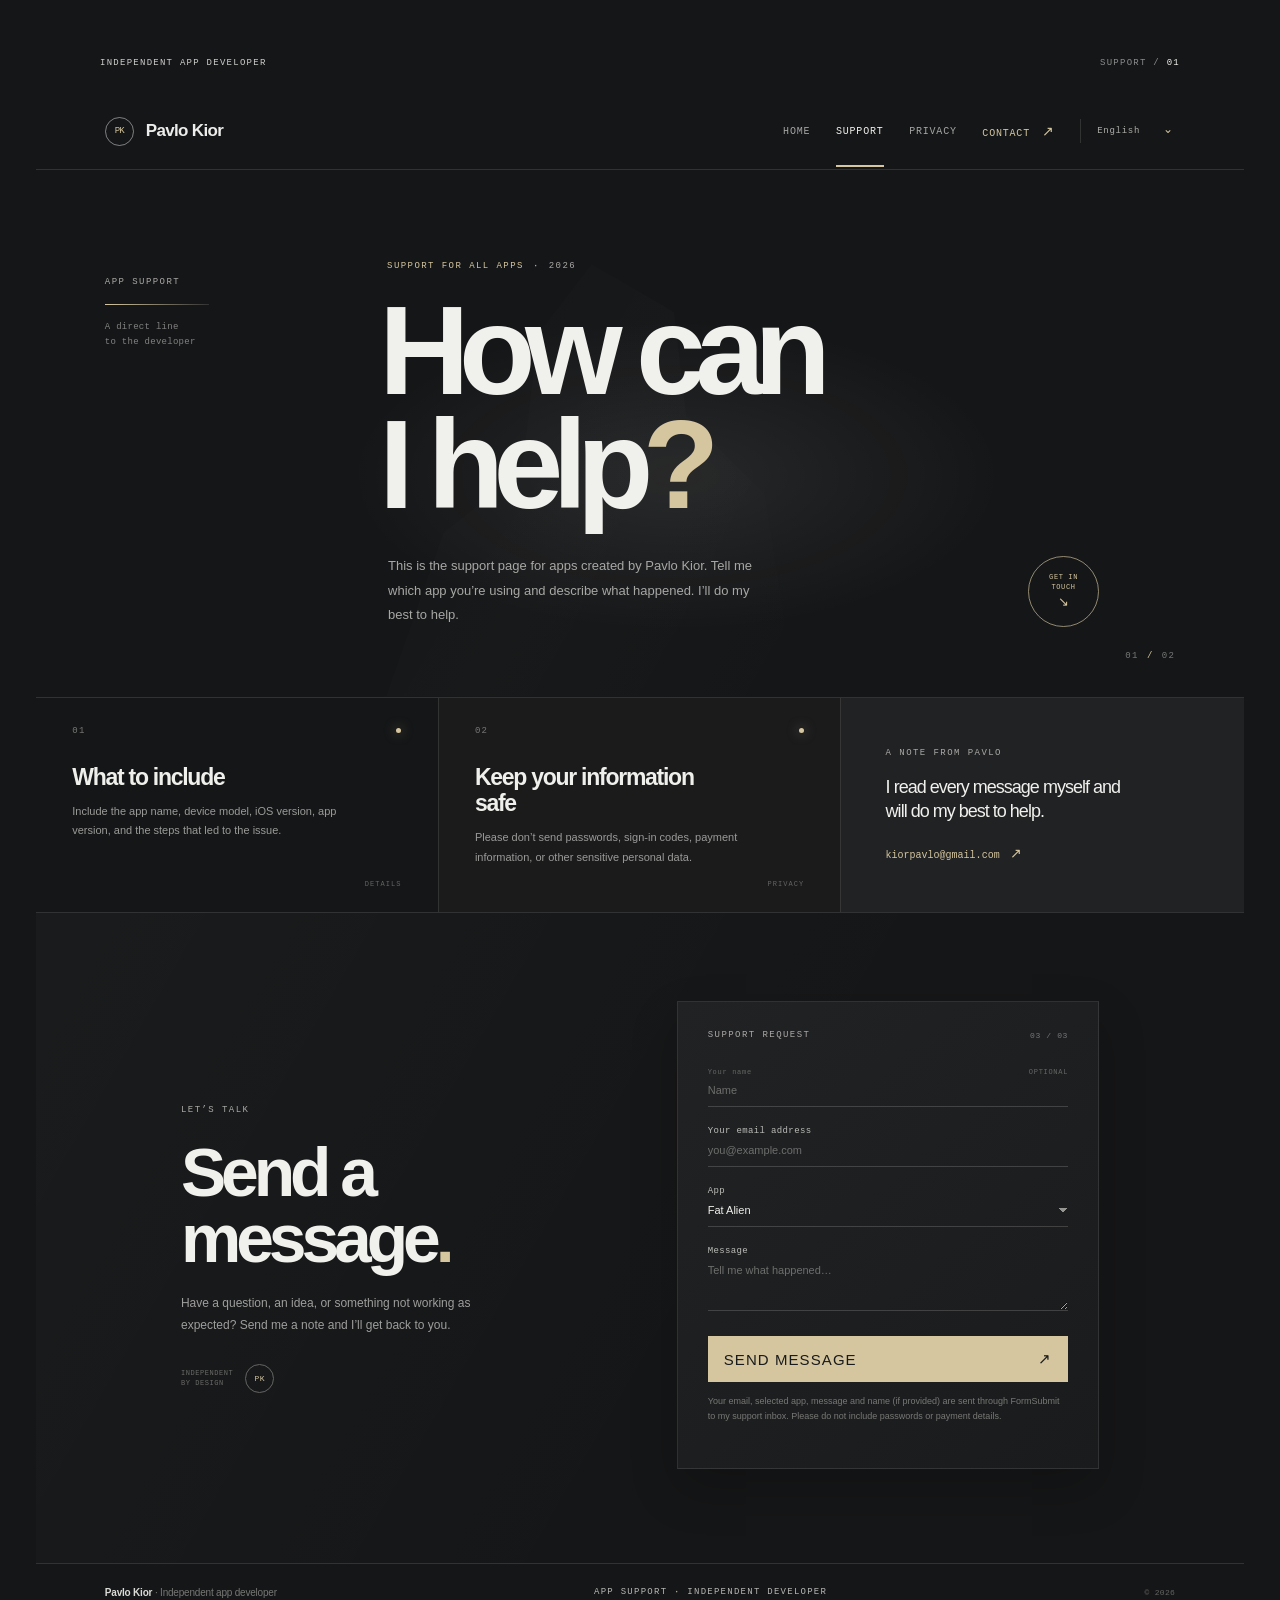
<file: index.html>
<!doctype html>
<html lang="en">
  <head>
    <meta charset="utf-8" />
    <meta name="viewport" content="width=device-width, initial-scale=1" />
    <meta name="theme-color" content="#171819" />
    <link rel="icon" type="image/svg+xml" href="favicon.svg?v=20261103-1" />
    <meta name="description" content="Support for apps by Pavlo Kior. Get in touch by email and find out what to include in your message." />
    <title>Pavlo Kior · App Support</title>
    <link rel="stylesheet" href="styles.css?v=20261105-clean-nav" />
  </head>
  <body>
    <div class="ambient ambient-one" aria-hidden="true"></div>
    <div class="ambient ambient-two" aria-hidden="true"></div>

    <div class="site-shell">
      <div class="folio-heading" aria-label="Pavlo Kior app support">
        <span class="folio-kicker" data-i18n="developerLabel">INDEPENDENT APP DEVELOPER</span>
        <p>SUPPORT / <span>01</span></p>
      </div>

      <main class="site-frame">
        <header class="topbar">
          <a class="brand" href="index.html" aria-label="Pavlo Kior home">
            <span class="brand-mark">PK</span>
            <span class="brand-name">Pavlo Kior</span>
          </a>
          <nav class="main-nav" aria-label="Main navigation">
            <a href="apps.html" data-i18n="navApps">Home</a>
            <a class="active" href="index.html" aria-current="page" data-i18n="navSupport">Support</a>
            <a href="privacy.html" data-i18n="navPrivacy">Privacy</a>
            <a class="nav-contact" href="index.html#contact"><span data-i18n="navContact">Contact</span> <span aria-hidden="true">↗</span></a>
            <label class="language-select"><span class="sr-only">Language</span><select id="language" aria-label="Language"><option value="en">English</option><option value="ru">Русский</option><option value="uk">Українська</option><option value="lt">Lietuvių</option><option value="pl">Polski</option><option value="de">Deutsch</option><option value="es">Español</option></select></label>
          </nav>
          <button class="menu-toggle" type="button" aria-label="Open navigation" aria-expanded="false">
            <span></span><span></span>
          </button>
        </header>

        <section class="hero" aria-labelledby="page-title">
          <div class="hero-aside">
            <span class="eyebrow">APP SUPPORT</span>
            <div class="aside-rule"></div>
            <span class="aside-note" data-i18n-html="asideNote">A direct line<br />to the developer</span>
          </div>
          <div class="hero-content">
            <p class="eyebrow hero-overline"><span class="overline-text" data-i18n="overline">SUPPORT FOR ALL APPS</span><span>·</span> 2026</p>
            <h1 id="page-title" data-i18n-html="title">How can<br />I help<span class="period">?</span></h1>
            <div class="hero-bottom">
              <p class="hero-copy" data-i18n="heroCopy">This is the support page for apps created by Pavlo Kior. Tell me which app you’re using and describe what happened. I’ll do my best to help.</p>
              <a class="round-link" href="#contact" aria-label="Go to contact form"><span data-i18n-html="roundLink">GET IN<br />TOUCH</span><b aria-hidden="true">↘</b></a>
            </div>
          </div>
          <div class="hero-index" aria-hidden="true">01<span>/</span>02</div>
        </section>

        <section class="support-details" aria-label="Support tips">
          <article class="detail-card">
            <div class="card-topline"><span>01</span><span class="mini-dot"></span></div>
            <h2 data-i18n="includeTitle">What to include</h2>
            <p data-i18n="includeText">Include the app name, device model, iOS version, app version, and the steps that led to the issue.</p>
            <span class="card-index" aria-hidden="true">DETAILS</span>
          </article>
          <article class="detail-card detail-card-accent">
            <div class="card-topline"><span>02</span><span class="mini-dot"></span></div>
            <h2 data-i18n="safeTitle">Keep your information safe</h2>
            <p data-i18n="safeText">Please don’t send passwords, sign-in codes, payment information, or other sensitive personal data.</p>
            <span class="card-index" aria-hidden="true">PRIVACY</span>
          </article>
          <div class="reply-card">
            <span class="eyebrow" data-i18n="noteLabel">A NOTE FROM PAVLO</span>
            <p data-i18n="noteText">I read every message myself and will do my best to help.</p>
            <a href="mailto:kiorpavlo@gmail.com?subject=App%20support">kiorpavlo@gmail.com <span aria-hidden="true">↗</span></a>
          </div>
        </section>

        <section class="contact-section" id="contact" aria-labelledby="contact-title">
          <div class="contact-intro">
            <span class="eyebrow" data-i18n="letsTalk">LET’S TALK</span>
            <h2 id="contact-title" data-i18n-html="contactTitle">Send a<br />message<span class="period">.</span></h2>
            <p data-i18n="contactCopy">Have a question, an idea, or something not working as expected? Send me a note and I’ll get back to you.</p>
            <div class="contact-stamp"><span>INDEPENDENT<br />BY DESIGN</span><b>PK</b></div>
          </div>
          <form class="contact-form" id="support-form" action="https://formsubmit.co/kiorpavlo@gmail.com" method="POST">
            <div class="form-heading"><span class="eyebrow" data-i18n="formTitle">SUPPORT REQUEST</span><span class="form-number">03 / 03</span></div>
            <input type="hidden" name="_replyto" id="form-reply-to" />
            <input type="hidden" name="_subject" id="form-subject" value="App support" />
            <input type="hidden" name="_template" value="table" />
            <input type="hidden" name="_next" id="form-next" value="https://kiorpavlo-cmd.github.io/pavlo-app-support/index.html?lang=en&amp;sent=1#contact" />
            <label for="name"><span data-i18n="nameLabel">Your name</span> <span data-i18n="optional">OPTIONAL</span></label>
            <input id="name" name="name" autocomplete="name" placeholder="Name" data-i18n-placeholder="namePlaceholder" />
            <label for="email" data-i18n="emailLabel">Your email</label>
            <input id="email" name="email" type="email" autocomplete="email" required placeholder="you@example.com" data-i18n-placeholder="emailPlaceholder" />
            <label for="app" data-i18n="appLabel">App</label>
            <select id="app" name="app">
              <option value="Fat Alien">Fat Alien</option>
              <option value="SeatCore">SeatCore</option>
              <option value="Another app" data-i18n="anotherApp">Another app</option>
            </select>
            <label for="message" data-i18n="messageLabel">Message</label>
            <textarea id="message" name="message" rows="3" required placeholder="Tell me what happened…" data-i18n-placeholder="messagePlaceholder"></textarea>
            <div class="form-trap" aria-hidden="true"><label for="company">Company</label><input id="company" name="_honey" tabindex="-1" autocomplete="off" /></div>
            <button class="send-button" type="submit"><span data-i18n="sendButton">SEND MESSAGE</span> <span aria-hidden="true">↗</span></button>
            <p class="form-note" data-i18n="formNote">Your name, email, app and message are sent to my support inbox through FormSubmit. Please don't include passwords or payment details.</p>
            <p class="form-message" id="form-message" role="status" aria-live="polite"></p>
          </form>
        </section>

        <footer class="footer">
          <a class="footer-brand" href="index.html">Pavlo Kior<span data-i18n="footerAbout"> · Independent app developer</span></a>
          <span class="footer-folio" data-i18n-html="folioLabel">APP SUPPORT <i>·</i> INDEPENDENT DEVELOPER</span>
          <span class="copyright">© 2026</span>
        </footer>
      </main>
    </div>
    <script src="locales.js?v=20261105-nav-home-label"></script>
    <script src="script.js?v=20261105-nav-home-label"></script>
  </body>
</html>
</file>
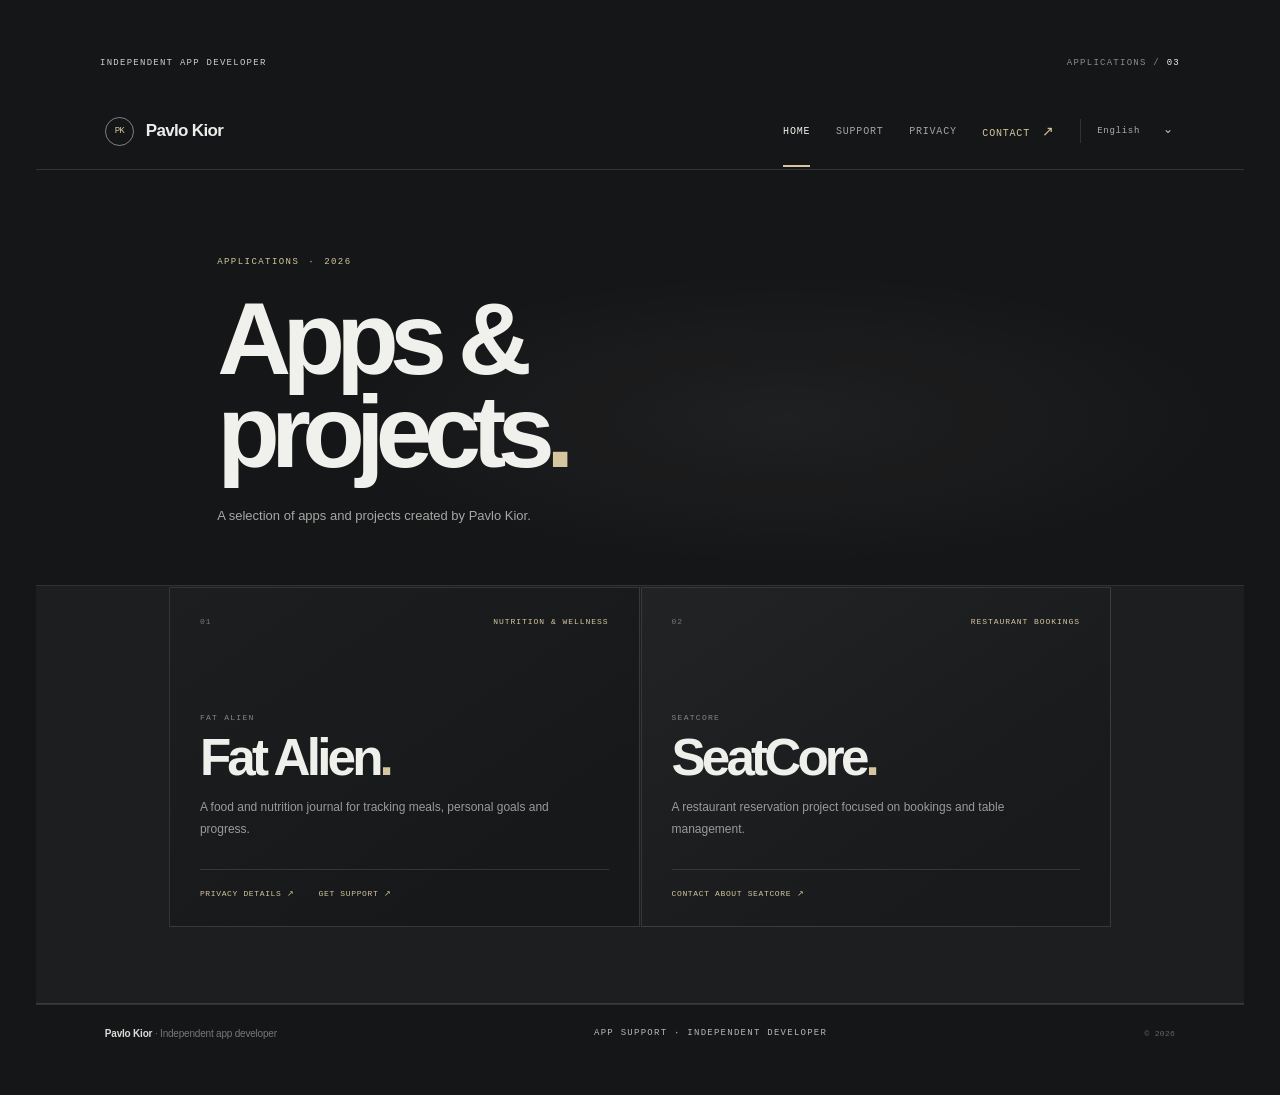
<file: apps.html>
<!doctype html>
<html lang="en">
  <head>
    <meta charset="utf-8" />
    <meta name="viewport" content="width=device-width, initial-scale=1" />
    <meta name="theme-color" content="#171819" />
    <link rel="icon" type="image/svg+xml" href="favicon.svg?v=20261103-1" />
    <meta name="description" content="Apps and projects by Pavlo Kior, including Fat Alien and SeatCore." />
    <title>Applications · Pavlo Kior</title>
    <link rel="stylesheet" href="styles.css?v=20261105-clean-nav" />
  </head>
  <body>
    <div class="ambient ambient-one" aria-hidden="true"></div>
    <div class="ambient ambient-two" aria-hidden="true"></div>
    <div class="site-shell">
      <div class="folio-heading" aria-label="Pavlo Kior applications">
        <span class="folio-kicker" data-i18n="developerLabel">INDEPENDENT APP DEVELOPER</span>
        <p>APPLICATIONS / <span>03</span></p>
      </div>
      <main class="site-frame">
        <header class="topbar">
          <a class="brand" href="index.html" aria-label="Pavlo Kior home"><span class="brand-mark">PK</span><span class="brand-name">Pavlo Kior</span></a>
          <nav class="main-nav" aria-label="Main navigation">
            <a class="active" href="apps.html" aria-current="page" data-i18n="navApps">Home</a>
            <a href="index.html" data-i18n="navSupport">Support</a>
            <a href="privacy.html" data-i18n="navPrivacy">Privacy</a>
            <a class="nav-contact" href="index.html#contact"><span data-i18n="navContact">Contact</span> <span aria-hidden="true">↗</span></a>
            <label class="language-select"><span class="sr-only">Language</span><select id="language" aria-label="Language"><option value="en">English</option><option value="ru">Русский</option><option value="uk">Українська</option><option value="lt">Lietuvių</option><option value="pl">Polski</option><option value="de">Deutsch</option><option value="es">Español</option></select></label>
          </nav>
          <button class="menu-toggle" type="button" aria-label="Open navigation" aria-expanded="false"><span></span><span></span></button>
        </header>

        <section class="policy-hero apps-hero" aria-labelledby="page-title">
          <div class="eyebrow"><span data-i18n="appsKicker">APPLICATIONS</span> <span>·</span> <span>2026</span></div>
          <h1 id="page-title" data-i18n-html="appsTitle">Apps &amp;<br />projects<span class="period">.</span></h1>
          <p data-i18n="appsIntro">A selection of apps and projects created by Pavlo Kior.</p>
        </section>

        <section class="apps-grid" aria-label="Applications">
          <article class="app-card">
            <div class="app-card-topline"><span>01</span><span data-i18n="fatAlienCategory">NUTRITION &amp; WELLNESS</span></div>
            <div class="app-card-body">
              <p class="app-card-index">FAT ALIEN</p>
              <h2>Fat Alien<span class="period">.</span></h2>
              <p data-i18n="fatAlienSummary">A food and nutrition journal for tracking meals, personal goals and progress.</p>
            </div>
            <div class="app-card-actions">
              <a href="privacy.html#fat-alien" data-i18n="appsPrivacyLink">Privacy details ↗</a>
              <a href="index.html?app=Fat%20Alien#contact" data-i18n="appsSupportLink">Get support ↗</a>
            </div>
          </article>
          <article class="app-card app-card-accent">
            <div class="app-card-topline"><span>02</span><span data-i18n="seatCoreCategory">RESTAURANT BOOKINGS</span></div>
            <div class="app-card-body">
              <p class="app-card-index">SEATCORE</p>
              <h2>SeatCore<span class="period">.</span></h2>
              <p data-i18n="seatCoreSummary">A restaurant reservation project focused on bookings and table management.</p>
            </div>
            <div class="app-card-actions">
              <a href="index.html?app=SeatCore#contact" data-i18n="seatCoreContact">Contact about SeatCore ↗</a>
            </div>
          </article>
        </section>

        <footer class="footer">
          <a class="footer-brand" href="index.html">Pavlo Kior<span data-i18n="footerAbout"> · Independent app developer</span></a>
          <span class="footer-folio" data-i18n-html="folioLabel">APP SUPPORT <i>·</i> INDEPENDENT DEVELOPER</span>
          <span class="copyright">© 2026</span>
        </footer>
      </main>
    </div>
    <script src="locales.js?v=20261105-nav-home-label"></script>
    <script src="script.js?v=20261105-nav-home-label"></script>
  </body>
</html>
</file>
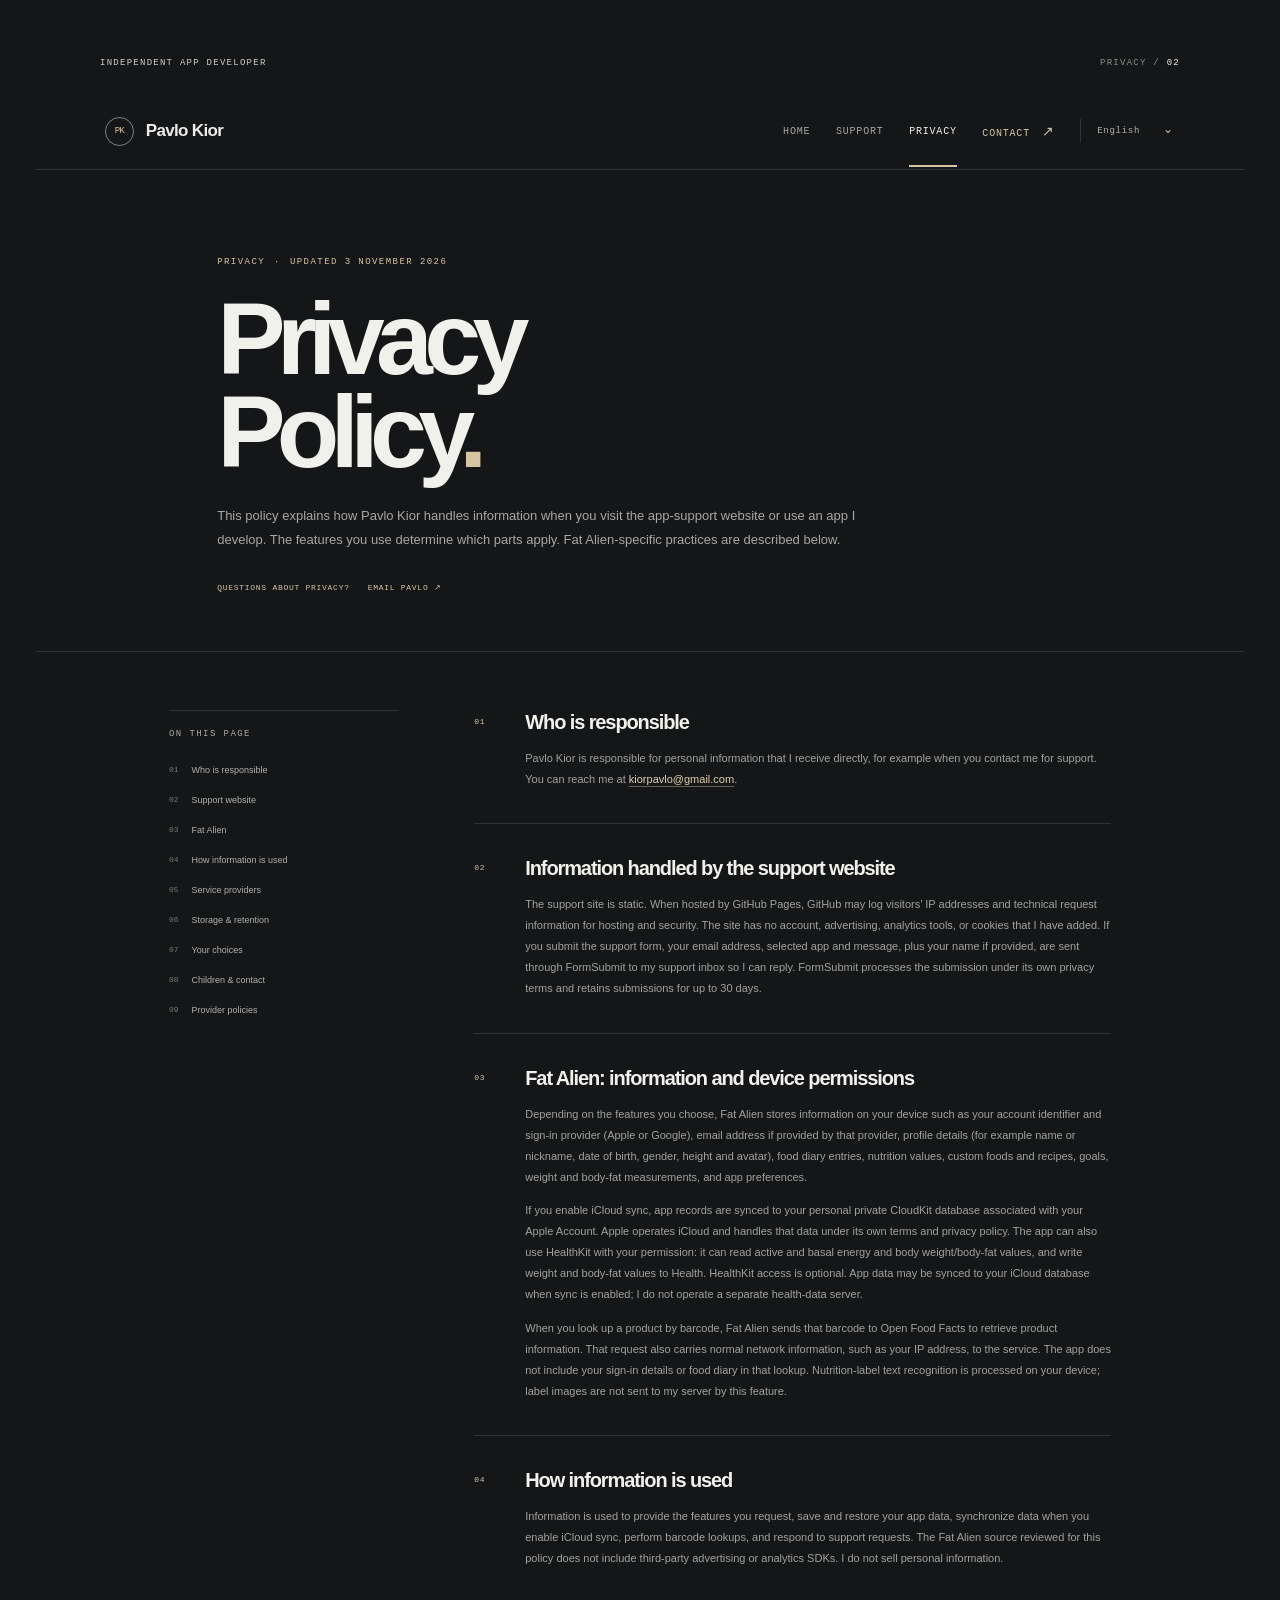
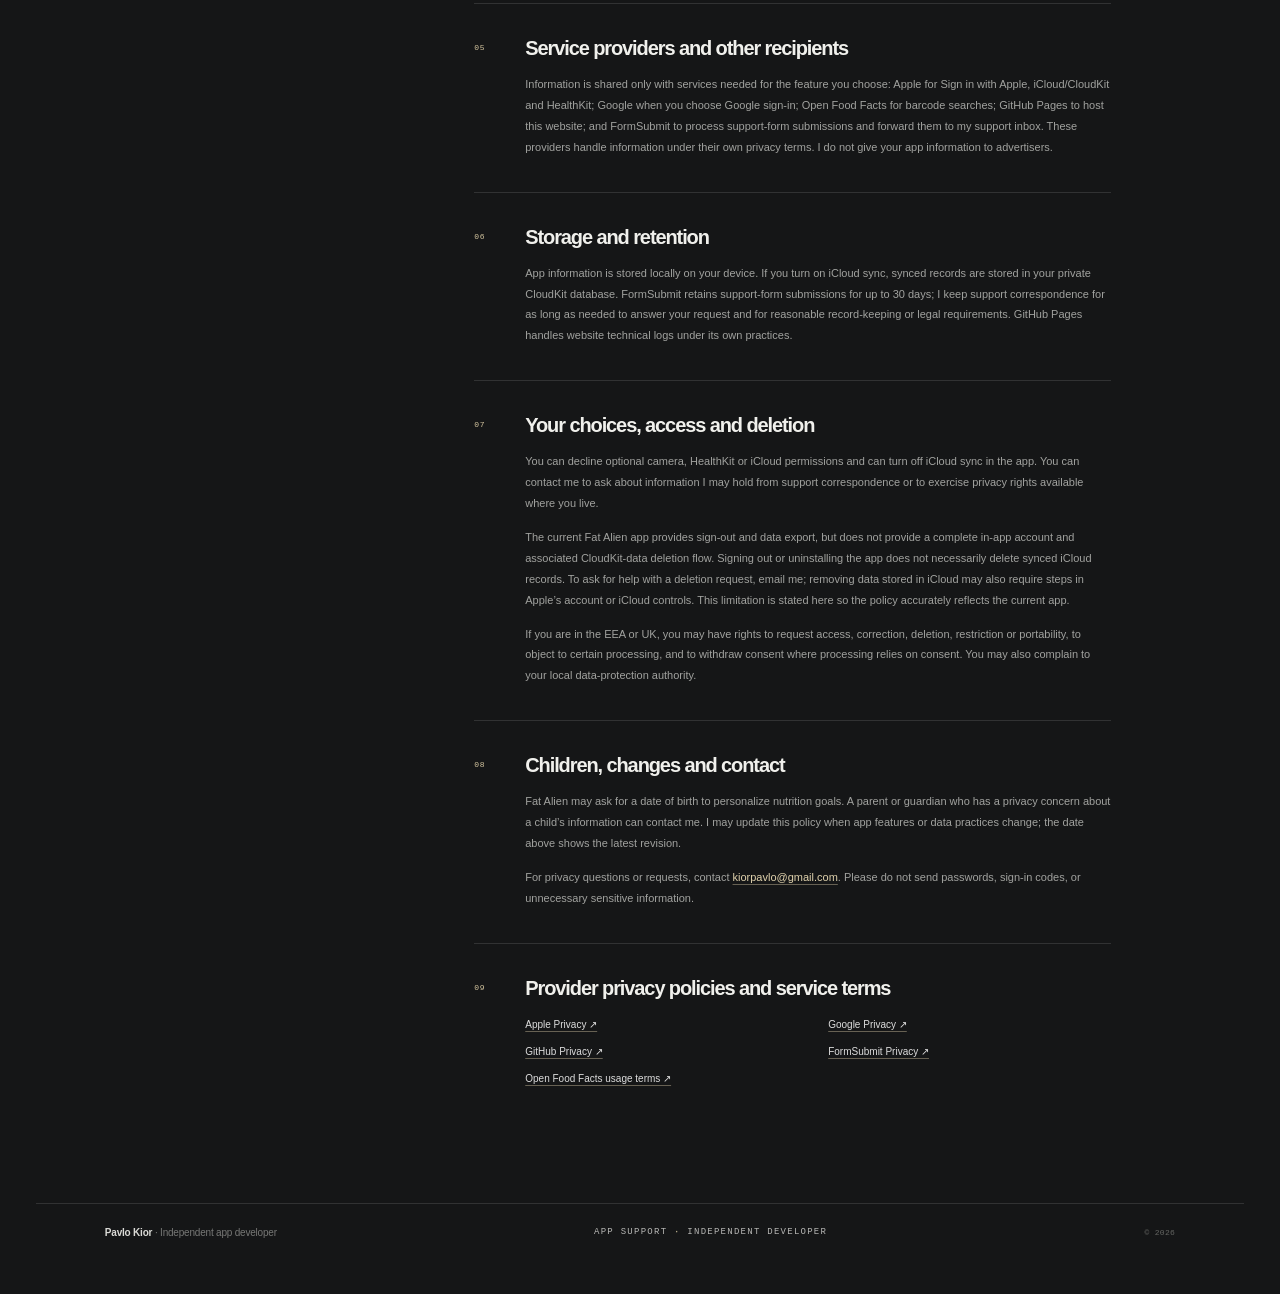
<file: privacy.html>
<!doctype html>
<html lang="en">
  <head>
    <meta charset="utf-8" />
    <meta name="viewport" content="width=device-width, initial-scale=1" />
    <meta name="theme-color" content="#171819" />
    <link rel="icon" type="image/svg+xml" href="favicon.svg?v=20261103-1" />
    <meta name="description" content="Privacy Policy for Pavlo Kior's app support website and apps, including Fat Alien." />
    <title>Privacy Policy · Pavlo Kior</title>
    <link rel="stylesheet" href="styles.css?v=20261105-clean-nav" />
  </head>
  <body>
    <div class="ambient ambient-one" aria-hidden="true"></div>
    <div class="ambient ambient-two" aria-hidden="true"></div>
    <div class="site-shell">
      <div class="folio-heading" aria-label="Pavlo Kior privacy policy">
        <span class="folio-kicker" data-i18n="developerLabel">INDEPENDENT APP DEVELOPER</span>
        <p>PRIVACY / <span>02</span></p>
      </div>
      <main class="site-frame">
        <header class="topbar">
          <a class="brand" href="index.html" aria-label="Pavlo Kior home"><span class="brand-mark">PK</span><span class="brand-name">Pavlo Kior</span></a>
          <nav class="main-nav" aria-label="Main navigation">
            <a href="apps.html" data-i18n="navApps">Home</a>
            <a href="index.html" data-i18n="navSupport">Support</a>
            <a class="active" href="privacy.html" aria-current="page" data-i18n="navPrivacy">Privacy</a>
            <a class="nav-contact" href="index.html#contact"><span data-i18n="navContact">Contact</span> <span aria-hidden="true">↗</span></a>
            <label class="language-select"><span class="sr-only">Language</span><select id="language" aria-label="Language"><option value="en">English</option><option value="ru">Русский</option><option value="uk">Українська</option><option value="lt">Lietuvių</option><option value="pl">Polski</option><option value="de">Deutsch</option><option value="es">Español</option></select></label>
          </nav>
          <button class="menu-toggle" type="button" aria-label="Open navigation" aria-expanded="false"><span></span><span></span></button>
        </header>

        <section class="policy-hero" aria-labelledby="page-title">
          <div class="eyebrow"><span data-i18n="privacyKicker">PRIVACY</span> <span>·</span> <span data-i18n="lastUpdated">UPDATED 3 NOVEMBER 2026</span></div>
          <h1 id="page-title" data-i18n-html="privacyTitle">Privacy<br />Policy<span class="period">.</span></h1>
          <p data-i18n="privacyIntro">This policy explains how Pavlo Kior handles information when you visit the app-support website or use an app I develop. The features you use determine which parts apply. Fat Alien-specific practices are described below.</p>
          <a class="policy-contact" href="index.html#contact"><span data-i18n="privacyQuestion">QUESTIONS ABOUT PRIVACY?</span> <span><span data-i18n="emailPavlo">EMAIL PAVLO</span> ↗</span></a>
        </section>

        <div class="policy-layout">
          <aside class="policy-index">
            <span class="eyebrow" data-i18n="onThisPage">ON THIS PAGE</span>
            <a href="#responsible">01 <span data-i18n="tocResponsible">Who is responsible</span></a>
            <a href="#website">02 <span data-i18n="tocWebsite">Support website</span></a>
            <a href="#fat-alien">03 <span>Fat Alien</span></a>
            <a href="#use">04 <span data-i18n="tocUse">How information is used</span></a>
            <a href="#providers">05 <span data-i18n="tocProviders">Service providers</span></a>
            <a href="#retention">06 <span data-i18n="tocRetention">Storage &amp; retention</span></a>
            <a href="#choices">07 <span data-i18n="tocChoices">Your choices</span></a>
            <a href="#children">08 <span data-i18n="tocChildren">Children &amp; contact</span></a>
            <a href="#provider-policies">09 <span data-i18n="tocProviderPolicies">Provider policies</span></a>
          </aside>
          <article class="policy-content">
            <section id="responsible" class="policy-block">
              <div class="policy-number">01</div><div><h2 data-i18n="sectionResponsible">Who is responsible</h2><p><span data-i18n="pResponsible">Pavlo Kior is responsible for personal information that I receive directly, for example when you contact me for support. You can reach me at</span> <a href="mailto:kiorpavlo@gmail.com">kiorpavlo@gmail.com</a>.</p></div>
            </section>
            <section id="website" class="policy-block">
              <div class="policy-number">02</div><div><h2 data-i18n="sectionWebsite">Information handled by the support website</h2><p data-i18n="pWebsite">The support site is static. When hosted by GitHub Pages, GitHub may log visitors’ IP addresses and technical request information for hosting and security. The site has no account, advertising, analytics tools, or cookies that I have added. If you submit the support form, your email address, the app you select, and your message (plus your name if provided) are sent through FormSubmit to my support inbox so I can reply. FormSubmit processes the submission under its own privacy terms and retains submissions for up to 30 days. I use the received message to answer your request.</p></div>
            </section>
            <section id="fat-alien" class="policy-block">
              <div class="policy-number">03</div><div><h2 data-i18n="sectionFatAlien">Fat Alien: information and device permissions</h2><p data-i18n="pFatAlien1">Depending on the features you choose, Fat Alien stores information on your device such as your account identifier and sign-in provider (Apple or Google), email address if provided by that provider, profile details (for example name or nickname, date of birth, gender, height and avatar), food diary entries, nutrition values, custom foods and recipes, goals, weight and body-fat measurements, and app preferences.</p><p data-i18n="pFatAlien2">If you enable iCloud sync, app records are synced to your personal private CloudKit database associated with your Apple Account. Apple operates iCloud and handles that data under its own terms and privacy policy. The app can also use HealthKit with your permission: it can read active and basal energy and body weight/body-fat values, and write weight and body-fat values to Health. HealthKit access is optional. App data may be synced to your iCloud database when sync is enabled; I do not operate a separate health-data server.</p><p data-i18n="pFatAlien3">When you look up a product by barcode, Fat Alien sends that barcode to Open Food Facts to retrieve product information. That request also carries normal network information, such as your IP address, to the service. The app does not include your sign-in details or food diary in that lookup. Nutrition-label text recognition is processed on your device; label images are not sent to my server by this feature.</p></div>
            </section>
            <section id="use" class="policy-block">
              <div class="policy-number">04</div><div><h2 data-i18n="sectionUse">How information is used</h2><p data-i18n="pUse">Information is used to provide the features you request, save and restore your app data, synchronize data when you enable iCloud sync, perform barcode lookups, and respond to support requests. The Fat Alien source reviewed for this policy does not include third-party advertising or analytics SDKs. I do not sell personal information.</p></div>
            </section>
            <section id="providers" class="policy-block">
              <div class="policy-number">05</div><div><h2 data-i18n="sectionProviders">Service providers and other recipients</h2><p data-i18n="pProviders">Information is shared only with services needed for the feature you choose: Apple for Sign in with Apple, iCloud/CloudKit and HealthKit; Google when you choose Google sign-in; Open Food Facts for barcode searches; GitHub Pages to host this website; and FormSubmit to process support-form submissions and forward them to my support inbox. These providers handle information under their own privacy terms. I do not give your app information to advertisers.</p></div>
            </section>
            <section id="retention" class="policy-block">
              <div class="policy-number">06</div><div><h2 data-i18n="sectionRetention">Storage and retention</h2><p data-i18n="pRetention">App information is stored locally on your device. If you turn on iCloud sync, synced records are stored in your private CloudKit database. FormSubmit retains submissions for up to 30 days; I keep support correspondence for as long as needed to answer your request and for reasonable record-keeping or legal requirements. GitHub Pages handles website technical logs under its own practices.</p></div>
            </section>
            <section id="choices" class="policy-block">
              <div class="policy-number">07</div><div><h2 data-i18n="sectionChoices">Your choices, access and deletion</h2><p data-i18n="pChoices1">You can decline optional camera, HealthKit or iCloud permissions and can turn off iCloud sync in the app. You can contact me to ask about information I may hold from support correspondence or to exercise privacy rights available where you live.</p><p data-i18n="pChoices2">The current Fat Alien app provides sign-out and data export, but does not provide a complete in-app account and associated CloudKit-data deletion flow. Signing out or uninstalling the app does not necessarily delete synced iCloud records. To ask for help with a deletion request, email me; removing data stored in iCloud may also require steps in Apple’s account or iCloud controls. This limitation is stated here so the policy accurately reflects the current app.</p><p data-i18n="pChoices3">If you are in the EEA or UK, you may have rights to request access, correction, deletion, restriction or portability, to object to certain processing, and to withdraw consent where processing relies on consent. You may also complain to your local data-protection authority.</p></div>
            </section>
            <section id="children" class="policy-block">
              <div class="policy-number">08</div><div><h2 data-i18n="sectionChildren">Children, changes and contact</h2><p data-i18n="pChildren1">Fat Alien may ask for a date of birth to personalize nutrition goals. A parent or guardian who has a privacy concern about a child’s information can contact me. I may update this policy when app features or data practices change; the date above shows the latest revision.</p><p><span data-i18n="pChildren2">For privacy questions or requests, contact</span> <a href="mailto:kiorpavlo@gmail.com">kiorpavlo@gmail.com</a>. <span data-i18n="pChildren3">Please do not send passwords, sign-in codes, or unnecessary sensitive information.</span></p></div>
            </section>
            <section id="provider-policies" class="policy-block">
              <div class="policy-number">09</div><div><h2 data-i18n="sectionProviderPolicies">Provider privacy policies and service terms</h2><ul class="provider-links"><li><a href="https://www.apple.com/legal/privacy/" target="_blank" rel="noreferrer" data-i18n="applePrivacy">Apple Privacy ↗</a></li><li><a href="https://policies.google.com/privacy" target="_blank" rel="noreferrer" data-i18n="googlePrivacy">Google Privacy ↗</a></li><li><a href="https://docs.github.com/en/site-policy/privacy-policies/github-general-privacy-statement" target="_blank" rel="noreferrer" data-i18n="githubPrivacy">GitHub Privacy ↗</a></li><li><a href="https://formsubmit.co/privacy" target="_blank" rel="noreferrer" data-i18n="formSubmitPrivacy">FormSubmit Privacy ↗</a></li><li><a href="https://world.openfoodfacts.org/terms-of-use" target="_blank" rel="noreferrer" data-i18n="offTerms">Open Food Facts usage terms ↗</a></li></ul></div>
            </section>
          </article>
        </div>

        <footer class="footer">
          <a class="footer-brand" href="index.html">Pavlo Kior<span data-i18n="footerAbout"> · Independent app developer</span></a>
          <span class="footer-folio" data-i18n-html="folioLabel">APP SUPPORT <i>·</i> INDEPENDENT DEVELOPER</span>
          <span class="copyright">© 2026</span>
        </footer>
      </main>
    </div>
    <script src="locales.js?v=20261105-nav-home-label"></script>
    <script src="script.js?v=20261105-nav-home-label"></script>
  </body>
</html>
</file>
<file: styles.css>
:root {
  color-scheme: dark;
  --backdrop: #151617;
  --frame: #151617;
  --surface: #1b1c1e;
  --surface-2: #202123;
  --line: rgba(238, 238, 234, .13);
  --text: #f0f0ec;
  --muted: #a2a2a0;
  --soft: #747574;
  --accent: #d5c6a0;
  --mono: "DM Mono", ui-monospace, SFMono-Regular, Menlo, monospace;
  --sans: "Manrope", -apple-system, BlinkMacSystemFont, "Segoe UI", sans-serif;
}

* { box-sizing: border-box; }
html { scroll-behavior: smooth; }
body {
  margin: 0;
  color: var(--text);
  background: var(--backdrop);
  font-family: var(--sans);
  -webkit-font-smoothing: antialiased;
}
body::before {
  content: "";
  position: fixed;
  inset: 0;
  z-index: -1;
  pointer-events: none;
  opacity: 0;
  background-image: url("data:image/svg+xml,%3Csvg viewBox='0 0 180 180' xmlns='http://www.w3.org/2000/svg'%3E%3Cfilter id='n'%3E%3CfeTurbulence type='fractalNoise' baseFrequency='.92' numOctaves='3' stitchTiles='stitch'/%3E%3C/filter%3E%3Crect width='100%25' height='100%25' filter='url(%23n)' opacity='.16'/%3E%3C/svg%3E");
}
a { color: inherit; }
.ambient { position: fixed; width: 36vw; height: 36vw; border-radius: 50%; filter: blur(90px); pointer-events: none; opacity: 0; z-index: -1; }
.ambient-one { background: #bebfc0; top: 18%; left: -18%; }
.ambient-two { background: #8e9094; right: -15%; bottom: 0; }
.site-shell { width: min(1300px, calc(100% - 72px)); margin: 0 auto; padding: 58px 0 34px; }
.folio-heading { display: flex; justify-content: space-between; align-items: center; color: #cececc; font: 9px/1.3 var(--mono); letter-spacing: .14em; text-transform: uppercase; }
.folio-heading { margin: 0 5.3% 24px; }
.folio-heading p { margin: 0; color: #8c8d8d; }
.folio-heading p span { color: var(--text); }
.site-frame { position: relative; background: var(--frame); border: 0; box-shadow: none; overflow: hidden; }
.site-frame::before { content: ""; position: absolute; inset: 0; pointer-events: none; opacity: 0; background: radial-gradient(ellipse at 47% 0%, rgba(255,255,255,.13), transparent 48%); }
.topbar { position: relative; z-index: 3; min-height: 76px; display: flex; align-items: center; justify-content: space-between; padding: 0 5.7%; border-bottom: 1px solid var(--line); }
.brand { display: inline-flex; align-items: center; gap: 12px; text-decoration: none; font-weight: 800; letter-spacing: -.04em; font-size: 17px; }
.brand-mark { display: grid; place-items: center; width: 29px; height: 29px; border: 1px solid rgba(255,255,255,.45); border-radius: 50%; color: var(--accent); font: 9px var(--mono); letter-spacing: -.08em; }
.brand-name { color: #ececea; }
.main-nav { display: flex; align-items: center; gap: clamp(14px, 2vw, 30px); font: 10px var(--mono); text-transform: uppercase; letter-spacing: .08em; color: #a5a5a4; }
.main-nav a { text-decoration: none; transition: color .2s ease; }
.main-nav a:hover { color: #fff; }
.main-nav .active { color: var(--text); position: relative; }
.main-nav .active::after { content: ""; position: absolute; left: 0; right: 0; bottom: -30px; height: 2px; background: var(--accent); }
.main-nav .nav-contact { color: var(--accent); }
.nav-contact > span:last-child { font-size: 14px; margin-left: 5px; }
.language-select { position: relative; padding-left: 16px; border-left: 1px solid var(--line); color: #adada9; }
.language-select select { appearance: none; padding: 7px 16px 7px 0; border: 0; outline: 0; background: transparent; color: inherit; cursor: pointer; font: 9px var(--mono); letter-spacing: .08em; }
.language-select::after { content: "⌄"; position: absolute; right: 1px; top: 3px; color: var(--accent); pointer-events: none; font: 12px var(--sans); }
.language-select option { color: #eee; background: #202123; }
.sr-only { position: absolute; width: 1px; height: 1px; padding: 0; margin: -1px; overflow: hidden; clip: rect(0, 0, 0, 0); white-space: nowrap; border: 0; }
.menu-toggle { display: none; }
.hero { min-height: 510px; position: relative; padding: 84px 12% 70px 16%; display: flex; align-items: center; border-bottom: 1px solid var(--line); background: radial-gradient(ellipse at 53% 58%, rgba(255,255,255,.075), transparent 36%); }
.hero::after { content: ""; position: absolute; width: 34%; height: 82%; left: 29%; bottom: 0; opacity: .17; pointer-events: none; background: linear-gradient(120deg, transparent, rgba(255,255,255,.08), transparent); clip-path: polygon(50% 0, 70% 11%, 73% 35%, 92% 53%, 100% 100%, 0 100%, 14% 62%, 33% 48%, 37% 16%); }
.hero-aside { position: absolute; left: 5.7%; top: 106px; display: flex; flex-direction: column; gap: 15px; color: var(--muted); }
.eyebrow { display: inline-flex; gap: 9px; align-items: center; font: 9px/1.5 var(--mono); letter-spacing: .16em; color: #aaa9a6; text-transform: uppercase; }
.eyebrow span { color: var(--accent); }
.aside-rule { width: 104px; height: 1px; background: linear-gradient(90deg, var(--accent), var(--line)); }
.aside-note { color: #818280; font: 9px/1.65 var(--mono); letter-spacing: .03em; }
.hero-content { position: relative; z-index: 1; width: min(720px, 100%); margin-left: auto; }
.hero-overline { margin: 0 0 21px 8px; }
h1, h2, p { margin-top: 0; }
.hero h1, .policy-hero h1 { margin: 0; font-size: clamp(68px, 9.8vw, 138px); line-height: .91; letter-spacing: -.085em; font-weight: 700; }
.period { color: var(--accent); }
.hero-bottom { display: flex; align-items: flex-end; justify-content: space-between; gap: 38px; margin: 32px 0 0 9px; }
.hero-copy { max-width: 370px; margin: 0; color: #a7a7a4; font-size: 13px; line-height: 1.85; }
.round-link { width: 71px; height: 71px; flex: 0 0 auto; display: flex; flex-direction: column; align-items: center; justify-content: center; border: 1px solid rgba(213,198,160,.65); border-radius: 50%; color: var(--accent); text-align: center; text-decoration: none; font: 7px/1.4 var(--mono); letter-spacing: .09em; transition: .25s ease; }
.round-link b { font: 13px var(--sans); margin-top: 2px; }
.round-link:hover { background: var(--accent); color: var(--frame); transform: rotate(-10deg); }
.hero-index { position: absolute; right: 5.7%; bottom: 36px; color: #777877; font: 9px var(--mono); letter-spacing: .15em; }
.hero-index span { margin: 0 8px; color: var(--accent); }
.support-details { display: grid; grid-template-columns: 1fr 1fr 1fr; border-bottom: 1px solid var(--line); }
.detail-card, .reply-card { min-height: 214px; padding: 28px 9%; border-right: 1px solid var(--line); position: relative; }
.detail-card:nth-child(2) { background: rgba(255,255,255,.024); }
.card-topline { display: flex; align-items: center; justify-content: space-between; margin-bottom: 28px; color: #777875; font: 9px var(--mono); letter-spacing: .14em; }
.mini-dot { width: 5px; height: 5px; border-radius: 50%; background: var(--accent); box-shadow: 0 0 12px rgba(213,198,160,.55); }
.detail-card h2 { max-width: 260px; margin-bottom: 12px; color: #efefeb; font-size: clamp(17px, 1.8vw, 23px); line-height: 1.15; letter-spacing: -.055em; }
.detail-card p { max-width: 280px; margin-bottom: 0; color: #9a9b98; font-size: 11px; line-height: 1.75; }
.card-index { position: absolute; bottom: 24px; right: 9%; color: #636462; font: 7px var(--mono); letter-spacing: .15em; }
.reply-card { border-right: 0; background: #212224; display: flex; flex-direction: column; justify-content: center; padding-left: 11%; }
.reply-card p { max-width: 240px; margin: 16px 0 22px; font-size: 18px; line-height: 1.3; letter-spacing: -.055em; }
.reply-card > a { width: fit-content; color: var(--accent); font: 10px var(--mono); text-decoration: none; }
.reply-card > a span { font-size: 14px; margin-left: 4px; }
.contact-section { display: grid; grid-template-columns: 1fr 1fr; gap: 8%; padding: 88px 12% 94px; background: linear-gradient(120deg, rgba(255,255,255,.022), transparent 60%); }
.contact-intro { position: relative; align-self: center; padding: 8px 0 32px; }
.contact-intro h2 { margin: 23px 0 20px; font-size: clamp(42px, 5.3vw, 72px); line-height: .97; letter-spacing: -.075em; }
.contact-intro > p { max-width: 325px; color: #9e9e9c; font-size: 12px; line-height: 1.85; }
.contact-stamp { position: absolute; left: 0; bottom: -13px; display: flex; align-items: center; gap: 12px; color: #696a68; font: 7px/1.5 var(--mono); letter-spacing: .08em; }
.contact-stamp b { display: grid; place-items: center; width: 29px; height: 29px; border: 1px solid #646462; border-radius: 50%; color: var(--accent); font: 8px var(--mono); }
.contact-form { padding: 27px 30px 26px; border: 1px solid rgba(255,255,255,.09); background: linear-gradient(140deg, #212224, #1a1b1c); box-shadow: 0 20px 45px rgba(0,0,0,.19); }
.form-heading { display: flex; justify-content: space-between; align-items: center; margin-bottom: 26px; }
.form-number { color: #777876; font: 8px var(--mono); letter-spacing: .08em; }
.contact-form label { display: flex; justify-content: space-between; margin: 19px 0 8px; color: #bbbcb8; font: 9px var(--mono); letter-spacing: .04em; }
.contact-form label span { color: #656663; font-size: 7px; letter-spacing: .1em; }
.contact-form input, .contact-form select, .contact-form textarea { display: block; width: 100%; padding: 0 0 10px; border: 0; border-bottom: 1px solid rgba(255,255,255,.16); border-radius: 0; outline: none; background: transparent; color: var(--text); font: 11px var(--sans); resize: vertical; }
.contact-form input:focus, .contact-form select:focus, .contact-form textarea:focus { border-color: var(--accent); }
.contact-form input::placeholder, .contact-form textarea::placeholder { color: #6d6e6c; }
.contact-form select { appearance: none; background-image: linear-gradient(45deg, transparent 50%, #969792 50%), linear-gradient(135deg, #969792 50%, transparent 50%); background-position: calc(100% - 5px) 4px, 100% 4px; background-size: 5px 5px, 5px 5px; background-repeat: no-repeat; }
.contact-form select option { background: #202123; color: var(--text); }
.send-button { width: 100%; display: flex; justify-content: space-between; align-items: center; margin-top: 25px; padding: 14px 16px; border: 0; background: var(--accent); color: #191a1b; cursor: pointer; font: 9px var(--mono); letter-spacing: .12em; transition: background .2s ease, transform .2s ease; }
.send-button span { font: 15px var(--sans); }
.send-button:hover { background: #e5d7b2; transform: translateY(-2px); }
.form-note { margin: 12px 0 0; color: #777875; font-size: 9px; line-height: 1.6; }
.form-message { min-height: 12px; margin: 7px 0 0; color: #a6c2a2; font-size: 10px; line-height: 1.6; }
.form-message.is-error { color: #e4a99b; }
.send-button:disabled { cursor: wait; opacity: .7; transform: none; }
.form-trap { display: none !important; }
.footer { position: relative; z-index: 1; display: flex; align-items: center; justify-content: space-between; gap: 20px; padding: 23px 5.7%; border-top: 1px solid var(--line); color: #7c7d7b; font: 8px var(--mono); letter-spacing: .04em; }
.footer-brand { color: #dadad6; text-decoration: none; font: 600 10px var(--sans); letter-spacing: -.02em; }
.footer-brand span { color: #777876; font-weight: 400; }
.footer-folio { color: #b7b7b5; font: 9px/1.3 var(--mono); letter-spacing: .14em; text-transform: uppercase; }
.footer-folio i { color: var(--accent); font-style: normal; }
.copyright { color: #656663; }

/* Privacy page */
.policy-hero { position: relative; padding: 80px 15% 57px; border-bottom: 1px solid var(--line); }
.policy-hero h1 { margin: 23px 0 25px; font-size: clamp(60px, 8vw, 104px); }
.policy-hero > p { max-width: 680px; margin: 0; color: #a7a7a4; font-size: 13px; line-height: 1.85; }
.policy-contact { display: inline-flex; gap: 18px; margin-top: 31px; color: #828380; text-decoration: none; font: 8px var(--mono); letter-spacing: .09em; }
.policy-contact span { color: var(--accent); }
.policy-layout { display: grid; grid-template-columns: 230px minmax(0,1fr); gap: 8%; padding: 58px 11% 83px; }
.policy-index { position: sticky; top: 24px; align-self: start; display: flex; flex-direction: column; gap: 0; border-top: 1px solid var(--line); }
.policy-index .eyebrow { margin: 0 0 14px; padding-top: 17px; }
.policy-index a { display: flex; gap: 13px; padding: 10px 0; color: #777875; text-decoration: none; font: 8px var(--mono); transition: color .2s; }
.policy-index a span { color: #b0b0ad; font: 9px var(--sans); }
.policy-index a:hover { color: var(--accent); }
.policy-index a:hover span { color: #fff; }
.policy-content { min-width: 0; }
.policy-block { display: grid; grid-template-columns: 34px 1fr; gap: 17px; padding: 0 0 34px; margin: 0 0 32px; border-bottom: 1px solid var(--line); scroll-margin-top: 24px; }
.policy-block:last-child { margin-bottom: 0; border-bottom: 0; }
.policy-number { padding-top: 7px; color: var(--accent); font: 8px var(--mono); letter-spacing: .08em; }
.policy-block h2 { margin: 0 0 14px; font-size: 20px; line-height: 1.2; letter-spacing: -.055em; }
.policy-block p { margin: 0 0 13px; color: #a1a29f; font-size: 11px; line-height: 1.9; }
.policy-block p:last-child { margin-bottom: 0; }
.policy-block a { color: #e0d2ad; text-decoration-color: rgba(224,210,173,.4); text-underline-offset: 3px; }
.provider-links { display: grid; grid-template-columns: 1fr 1fr; gap: 9px 20px; list-style: none; padding: 0; margin: 0; }
.provider-links a { color: #ddd; font-size: 10px; }

/* Applications page */
.apps-hero { background: radial-gradient(ellipse at 62% 60%, rgba(255,255,255,.045), transparent 42%); }
.apps-hero h1 { max-width: 720px; }
.apps-grid { display: grid; grid-template-columns: repeat(2, minmax(0, 1fr)); gap: 1px; padding: 1px 11% 76px; border-bottom: 1px solid var(--line); background: rgba(255,255,255,.035); }
.app-card { display: flex; min-height: 340px; flex-direction: column; padding: 29px 30px 26px; border: 1px solid var(--line); background: linear-gradient(145deg, #1d1e20, #171819 75%); }
.app-card-accent { background: linear-gradient(145deg, #222324, #191a1b 75%); }
.app-card-topline { display: flex; justify-content: space-between; gap: 12px; color: #777875; font: 8px var(--mono); letter-spacing: .12em; }
.app-card-topline span:last-child { color: var(--accent); text-align: right; }
.app-card-body { margin: auto 0 28px; padding-top: 52px; }
.app-card-index { margin: 0 0 11px; color: #858683; font: 8px var(--mono); letter-spacing: .16em; }
.app-card h2 { margin: 0 0 14px; color: #efefeb; font-size: clamp(34px, 4vw, 54px); line-height: .98; letter-spacing: -.075em; }
.app-card-body > p:last-child { max-width: 380px; margin: 0; color: #9a9b98; font-size: 12px; line-height: 1.8; }
.app-card-actions { display: flex; flex-wrap: wrap; gap: 13px 24px; padding-top: 18px; border-top: 1px solid var(--line); }
.app-card-actions a { color: var(--accent); text-decoration: none; font: 8px/1.5 var(--mono); letter-spacing: .08em; text-transform: uppercase; }
.app-card-actions a:hover { color: #fff; }

@media (max-width: 800px) {
  .site-shell { width: min(100% - 30px, 680px); padding-top: 26px; }
  .folio-heading { margin-left: 8px; margin-right: 8px; font-size: 7px; }
  .topbar { min-height: 66px; padding: 0 22px; }
  .main-nav { gap: 14px; font-size: 9px; }
  .language-select { padding-left: 10px; }
  .main-nav .active::after { bottom: -26px; }
  .hero { min-height: 430px; padding: 90px 9% 65px; }
  .hero-aside { display: none; }
  .hero-content { margin-left: 0; }
  .hero h1 { font-size: clamp(64px, 15vw, 104px); }
  .hero-bottom { margin-left: 0; }
  .hero-copy { max-width: 340px; font-size: 12px; }
  .support-details { grid-template-columns: 1fr 1fr; }
  .detail-card, .reply-card { min-height: 195px; padding: 25px 8%; }
  .detail-card:nth-child(2) { border-right: 0; }
  .reply-card { grid-column: 1 / -1; min-height: 150px; border-top: 1px solid var(--line); }
  .contact-section { gap: 30px; padding: 66px 8%; }
  .contact-form { padding: 23px; }
  .footer { padding: 20px 22px; gap: 12px; }
  .footer-folio { font-size: 7px; }
  .policy-hero { padding: 68px 9% 45px; }
  .policy-layout { grid-template-columns: 1fr; gap: 35px; padding: 40px 9% 64px; }
  .policy-index { position: static; display: grid; grid-template-columns: repeat(2, 1fr); column-gap: 15px; }
  .policy-index .eyebrow { grid-column: 1/-1; }
  .apps-grid { padding: 1px 9% 58px; }
  .app-card { min-height: 300px; padding: 26px 24px 23px; }
}
@media (max-width: 540px) {
  .site-shell { width: calc(100% - 20px); padding-top: 16px; }
  .folio-heading { margin-bottom: 13px; }
  .topbar { padding: 0 18px; }
  .brand { font-size: 15px; }
  .brand-mark { width: 26px; height: 26px; }
  .menu-toggle { display: flex; width: 34px; height: 34px; flex-direction: column; align-items: flex-end; justify-content: center; gap: 6px; padding: 5px; border: 0; background: transparent; }
  .menu-toggle span { display: block; width: 21px; height: 1px; background: #e9e9e5; transition: .2s; }
  .menu-toggle span:last-child { width: 14px; }
  .menu-toggle[aria-expanded="true"] span:first-child { transform: translateY(3.5px) rotate(45deg); }
  .menu-toggle[aria-expanded="true"] span:last-child { width: 21px; transform: translateY(-3.5px) rotate(-45deg); }
  .main-nav { display: none; position: absolute; top: 65px; left: 0; right: 0; padding: 20px; flex-direction: column; align-items: flex-start; gap: 19px; border-bottom: 1px solid var(--line); background: #171819; }
  .main-nav.is-open { display: flex; }
  .main-nav .active::after { display: none; }
  .language-select { padding: 0; border-left: 0; }
  .hero { min-height: 390px; padding: 67px 8% 56px; }
  .hero-overline { margin-left: 2px; font-size: 8px; }
  .hero h1 { font-size: clamp(60px, 17.2vw, 86px); }
  .hero-bottom { align-items: center; gap: 15px; margin-top: 26px; }
  .hero-copy { max-width: 280px; font-size: 11px; }
  .round-link { width: 58px; height: 58px; font-size: 6px; }
  .hero-index { right: 7%; bottom: 20px; }
  .support-details { grid-template-columns: 1fr; }
  .detail-card, .reply-card { min-height: 170px; padding: 22px 8%; border-right: 0; }
  .detail-card + .detail-card { border-top: 1px solid var(--line); }
  .reply-card { min-height: 154px; }
  .card-topline { margin-bottom: 17px; }
  .detail-card h2 { margin-bottom: 9px; }
  .contact-section { grid-template-columns: 1fr; gap: 38px; padding: 52px 8% 58px; }
  .contact-intro { padding-bottom: 24px; }
  .contact-stamp { bottom: -9px; }
  .contact-form { padding: 22px 19px; }
  .footer { display: grid; grid-template-columns: minmax(0, 1fr) auto; gap: 10px; padding: 18px; }
  .footer-brand { grid-column: 1 / -1; }
  .footer-brand span { display: block; margin-top: 4px; }
  .footer-folio { font-size: 7px; }
  .copyright { justify-self: end; }
  .policy-hero { padding: 52px 8% 38px; }
  .policy-hero .eyebrow { font-size: 7px; }
  .policy-hero h1 { font-size: clamp(34px, 14vw, 68px); }
  .policy-hero > p { font-size: 11px; }
  .policy-layout { padding: 32px 8% 49px; }
  .policy-index { grid-template-columns: 1fr 1fr; gap: 0 10px; }
  .policy-index a { gap: 7px; font-size: 7px; }
  .policy-index a span { font-size: 8px; }
  .policy-block { grid-template-columns: 23px 1fr; gap: 10px; padding-bottom: 26px; margin-bottom: 25px; }
  .policy-block h2 { font-size: 17px; }
  .policy-block p { font-size: 10px; line-height: 1.8; }
  .provider-links { grid-template-columns: 1fr; }
  .apps-grid { grid-template-columns: 1fr; padding: 1px 8% 40px; }
  .app-card { min-height: 270px; padding: 24px 21px 21px; }
  .app-card-body { padding-top: 40px; }
  .app-card h2 { font-size: 40px; }
  .app-card-actions { flex-direction: column; gap: 11px; }
}

@media (prefers-reduced-motion: reduce) {
  *, *::before, *::after { scroll-behavior: auto !important; transition-duration: .01ms !important; animation-duration: .01ms !important; }
}
</file>
